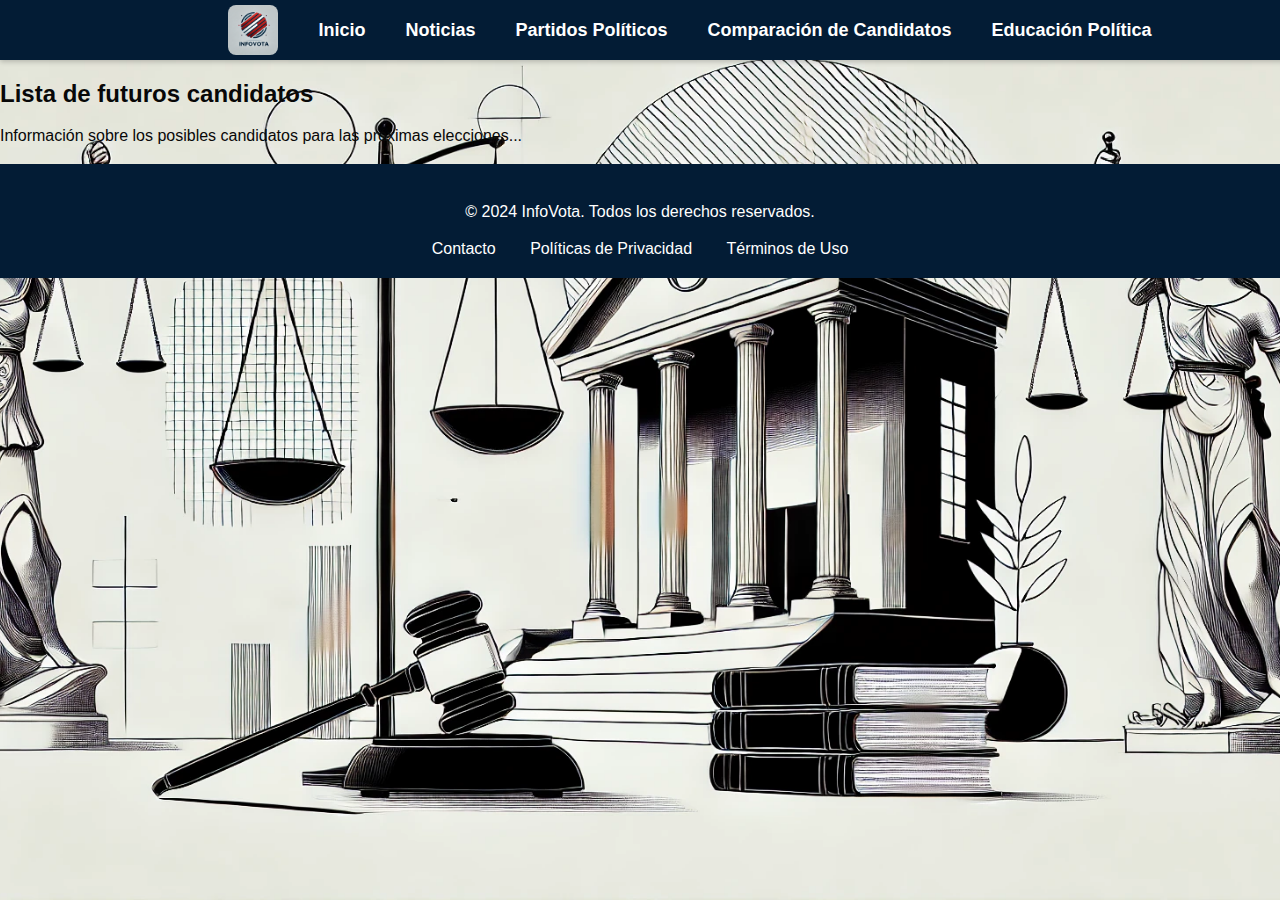
<file: futuros-presi.html>
<!DOCTYPE html>
<html lang="es">
<head>
    <meta charset="UTF-8">
    <meta name="viewport" content="width=device-width, initial-scale=1.0">
    <link rel="stylesheet" href="./styles.css">
    <title>InfoVota</title>
    <link rel="icon" href="./imagenes/Logo.webp" type="image/x-icon">
</head>
<body>
    <!-- Navbar -->
    <div class="navbar">
        <button class="menu-btn" onclick="toggleMenu()">&#9776;</button>
        <ul class="navbar-nav">
            <div class="navbar-logo">
                <img src="./imagenes/Logo.webp" alt="Logo InfoVota">
            </div>
            <li class="nav-item"><a href="index.html" class="nav-link">Inicio</a></li>
            <li class="nav-item"><a href="Noticias.html" class="nav-link">Noticias</a></li>
            <li class="nav-item"><a href="Partidos.html" class="nav-link">Partidos Políticos</a></li>
            <li class="nav-item"><a href="Comparacion.html" class="nav-link">Comparación de Candidatos</a></li>
            <li class="nav-item"><a href="Historia.html" class="nav-link">Educación Política</a></li>
        </ul>
    </div>

    <!-- Menú móvil -->
    <div id="mobile-menu" class="mobile-menu">
        <ul>
            <div class="navbar-logo">
                <img src="./imagenes/Logo.webp" alt="Logo InfoVota">
            </div>
            <li><a href="index.html" class="nav-link">Inicio</a></li>
            <li><a href="Noticias.html" class="nav-link">Noticias</a></li>
            <li><a href="Partidos.html" class="nav-link">Partidos Políticos</a></li>
            <li><a href="Comparacion.html" class="nav-link">Comparación de Candidatos</a></li>
            <li><a href="Historia.html" class="nav-link">Educación Política</a></li>
        </ul>
    </div>


    <section id="futuros-candidatos" class="articulo">
        <h2>Lista de futuros candidatos</h2>
        <p>Información sobre los posibles candidatos para las próximas elecciones...</p>
    </section>


    <!-- Footer -->
    <footer class="footer">
        <div class="footer-content">
            <p class="footer-text">© 2024 InfoVota. Todos los derechos reservados.</p>
            <div class="footer-links">
                <a href="#contacto">Contacto</a>
                <a href="#politicas">Políticas de Privacidad</a>
                <a href="#terminos">Términos de Uso</a>
            </div>
        </div>
    </footer>

    <!-- Scripts -->
     <script src="carrusel.js"></script>
     <script src="menu-movil.js"></script>
     <script>
        function toggleMenu() {
            const menu = document.getElementById("mobile-menu");
            menu.style.display = menu.style.display === "block" ? "none" : "block";
        }
    </script>
</body>
</html>
</file>
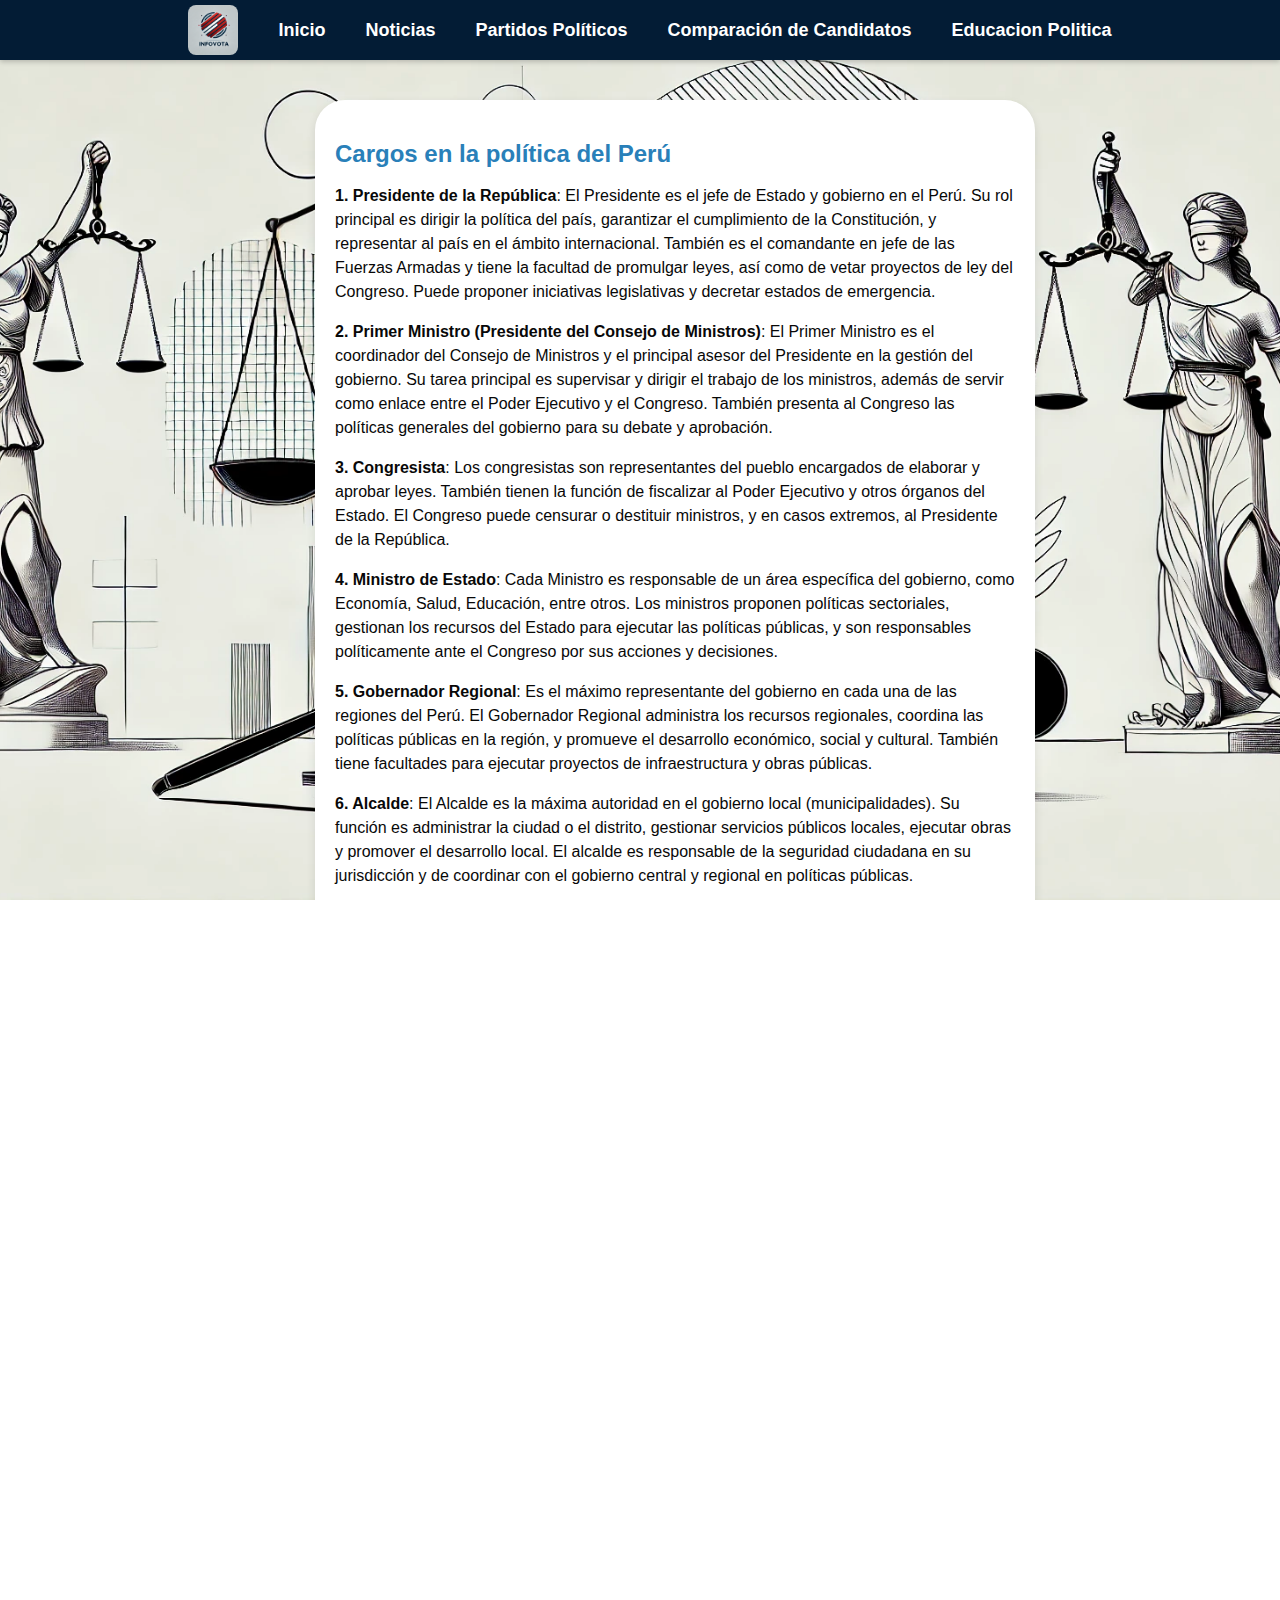
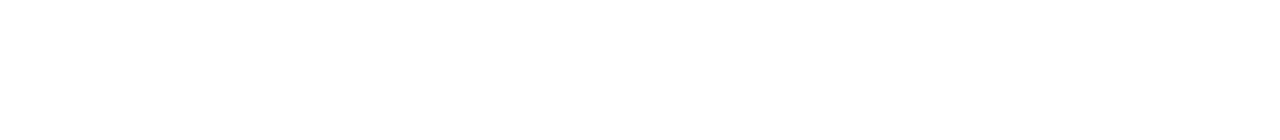
<file: Historia.html>
<!DOCTYPE html>
<html lang="es">
<head>
    <meta charset="UTF-8">
    <meta name="viewport" content="width=device-width, initial-scale=1.0">
    <link rel="stylesheet" href="styles.css">
    <link rel="icon" href="./imagenes/Logo.webp" type="image/x-icon">
    <title>InfoVota</title>
</head>
<body>

    <style>
        /* Estilos generales */
        .container {
            display: flex;
            justify-content: center; /* Centrar horizontalmente el contenido */
            align-items: center; /* Centrar verticalmente el contenido */
        }
    
        /* Estilos de la barra lateral */
        
    
        .menu-politica {
            list-style: none;
            padding: 0;
            margin: 0;
        }
    
        .menu-politica li {
            margin-bottom: 15px;
        }
    
        .menu-politica a {
            color: #ecf0f1;
            text-decoration: none;
            font-size: 18px;
        }
    
        .menu-politica a:hover {
            text-decoration: underline;
        }
    
        /* Estilos del contenido */
        .content {
            margin-left: 70px; /* Espacio para la barra lateral */
            padding: 20px;
            max-width: 800px;
            display: flex;
            flex-direction: column;
            align-items: center; /* Centrar horizontalmente el contenido */
        }
    
        .articulo {
            margin-bottom: 50px;
            text-align: center; /* Centrar el texto dentro de cada artículo */
        }
    
        h2 {
            color: #2980b9;
        }
    
        /* Añadir estilo resaltado cuando una sección está activa */
        .menu-politica a.active {
            background-color: #3498db;
            color: #fff;
            padding: 5px 10px;
            border-radius: 5px;
            text-decoration: none;
        }
    
        @import url(https://fonts.googleapis.com/css?family=Poppins:400,300,500);
    
        html {
            box-sizing: border-box;
        }
    
        *,
        *:before,
        *:after {
            box-sizing: inherit;
        }
    
        section.card {
            background: #000046;
            background: -webkit-linear-gradient(to right, #e01c1c, #460000);
            background: linear-gradient(to right, #e01c1c, #460000);
            border-radius: 24px 24px 24px 48px;
            padding: 48px 48px 48px 308px;
            margin: 84px 0;
            min-width: 640px;
            display: flex;
            flex-direction: row;
            align-self: center; /* Centrar el card */
            justify-content: center; /* Centrar el card */
            position: relative;
            box-shadow: 5px 0 0 0 rgba(204, 204, 204, 0.3), -5px 0 0 0 rgba(204, 204, 204, 0.3), 0 5px 0 0 rgba(204, 204, 204, 0.3);
        }
    
        section.card .text-content {
            display: flex;
            flex-direction: column;
            width: calc(60vw - 192px);
            align-items: center; /* Centrar el texto dentro del card */
            text-align: center; /* Centrar el texto */
        }
    
        section.card .text-content h3 {
            margin: 0;
            font-size: 1.5em;
            max-width: 20ch;
            color: #fff;
        }
    
        section.card .text-content p {
            margin: 25px 0 24px;
            color: #fff;
        }
    
        section.card .text-content a {
            border: 3px solid #f2f2f2;
            color: #ffffff;
            align-self: flex-start;
            text-decoration: none;
            padding: 16px 32px;
            border-radius: 12px;
            transition: 400ms all;
        }
    
        section.card .text-content a:hover {
            background: #051c5e;
            color: white;
        }
    
        section.card .visual {
            width: 240px;
            height: 100%;
            position: absolute;
            top: -24px;
            left: 24px;
            overflow: hidden;
            border-radius: 24px;
        }
    
        section.card .visual img {
            height: 110%;
        }
    
        article {
            margin: auto;
            display: block;
            width: calc(60vw + 248px);
            max-width: calc(920px + 248px);
            min-width: calc(640px + 248px);
        }
    
        @media all and (max-width: 1100px) {
            body {
                padding: 96px 48px 24px;
            }
    
            article {
                width: 100%;
                min-width: 100%;
            }
    
            section.card {
                min-width: 100%;
            }
    
            section.card .text-content {
                width: 100%;
            }
        }
    
        @media all and (max-width: 720px) {
            body {
                padding: 48px 24px 0;
            }
    
            section.card {
                margin: 64px 0;
                padding: 88px 36px 36px;
                flex-direction: column;
                border-radius: 24px;
            }
    
            section.card .text-content h3 {
                max-width: calc(100% - 150px);
                font-size: 1em;
            }
    
            section.card .text-content p,
            section.card .text-content a {
                font-size: 0.8em;
            }
    
            section.card .visual {
                width: 150px;
                height: 150px;
                right: 16px;
                left: auto;
                border-radius: 50%;
            }
    
            section.card .visual img {
                width: 100%;
                height: auto;
            }
        }
    </style>
    

    <div class="navbar">
        <button class="menu-btn" onclick="toggleMenu()">&#9776;</button> <!-- Botón hamburguesa -->
        <ul class="navbar-nav">
            <div class="navbar-logo">
                <img src="./imagenes/Logo.webp" alt="Descripción de Imagen 1">
            </div>
            
            <li class="nav-item"><a href="index.html" class="nav-link">Inicio</a></li>
            <li class="nav-item"><a href="Noticias.html" class="nav-link">Noticias</a></li>
            <li class="nav-item"><a href="Partidos.html" class="nav-link">Partidos Políticos</a></li>
            <li class="nav-item"><a href="Comparacion.html" class="nav-link">Comparación de Candidatos</a></li>
            <li class="nav-item"><a href="Historia.html" class="nav-link">Educacion Politica</a></li>
        </ul>
      </div>
    
    <div id="mobile-menu" class="mobile-menu">
        <ul>
            <div class="navbar-logo">
                <img src="./imagenes/Logo.webp" alt="Descripción de Imagen 1">
            </div>
            <li ><a href="index.html" class="nav-link">Inicio</a></li>
            <li ><a href="Noticias.html" class="nav-link">Noticias</a></li>
            <li ><a href="Partidos.html" class="nav-link">Partidos Políticos</a></li>
            <li ><a href="Comparacion.html" class="nav-link">Comparación de Candidatos</a></li>
            <li ><a href="Historia.html" class="nav-link">Educacion Politica</a></li>
          
        </ul>
    </div>
 
    <div class="container">
        <div class="content">
            <section id="cargos-politicos" class="articulo-1">
                <h2>Cargos en la política del Perú</h2>
                <div>
                    <p><strong>1. Presidente de la República</strong>: El Presidente es el jefe de Estado y gobierno en
                        el Perú. Su rol principal es dirigir la política del país, garantizar el cumplimiento de la
                        Constitución, y representar al país en el ámbito internacional. También es el comandante en jefe
                        de las Fuerzas Armadas y tiene la facultad de promulgar leyes, así como de vetar proyectos de
                        ley del Congreso. Puede proponer iniciativas legislativas y decretar estados de emergencia.</p>

                    <p><strong>2. Primer Ministro (Presidente del Consejo de Ministros)</strong>: El Primer Ministro es
                        el coordinador del Consejo de Ministros y el principal asesor del Presidente en la gestión del
                        gobierno. Su tarea principal es supervisar y dirigir el trabajo de los ministros, además de
                        servir como enlace entre el Poder Ejecutivo y el Congreso. También presenta al Congreso las
                        políticas generales del gobierno para su debate y aprobación.</p>

                    <p><strong>3. Congresista</strong>: Los congresistas son representantes del pueblo encargados de
                        elaborar y aprobar leyes. También tienen la función de fiscalizar al Poder Ejecutivo y otros
                        órganos del Estado. El Congreso puede censurar o destituir ministros, y en casos extremos, al
                        Presidente de la República.</p>

                    <p><strong>4. Ministro de Estado</strong>: Cada Ministro es responsable de un área específica del
                        gobierno, como Economía, Salud, Educación, entre otros. Los ministros proponen políticas
                        sectoriales, gestionan los recursos del Estado para ejecutar las políticas públicas, y son
                        responsables políticamente ante el Congreso por sus acciones y decisiones.</p>

                    <p><strong>5. Gobernador Regional</strong>: Es el máximo representante del gobierno en cada una de
                        las regiones del Perú. El Gobernador Regional administra los recursos regionales, coordina las
                        políticas públicas en la región, y promueve el desarrollo económico, social y cultural. También
                        tiene facultades para ejecutar proyectos de infraestructura y obras públicas.</p>

                    <p><strong>6. Alcalde</strong>: El Alcalde es la máxima autoridad en el gobierno local
                        (municipalidades). Su función es administrar la ciudad o el distrito, gestionar servicios
                        públicos locales, ejecutar obras y promover el desarrollo local. El alcalde es responsable de la
                        seguridad ciudadana en su jurisdicción y de coordinar con el gobierno central y regional en
                        políticas públicas.</p>

                    <p><strong>7. Jueces y Fiscales</strong>: Los jueces, en el Poder Judicial, tienen la función de
                        impartir justicia de acuerdo a las leyes y la Constitución. Son responsables de resolver
                        conflictos en diversas áreas, como civil, penal, y constitucional. Los fiscales, en el
                        Ministerio Público, se encargan de la persecución de delitos, la investigación criminal, y la
                        representación del Estado en procesos judiciales.</p>

                    <p><strong>8. Defensor del Pueblo</strong>: El Defensor del Pueblo es una autoridad encargada de
                        defender los derechos constitucionales de las personas y supervisar la correcta actuación de la
                        administración pública. No tiene poder para dictar sanciones, pero puede emitir recomendaciones,
                        denuncias y presentar informes al Congreso.</p>

                    <p><strong>9. Contralor General de la República</strong>: El Contralor es responsable de supervisar
                        el manejo de los fondos públicos y garantizar que los recursos del Estado sean utilizados de
                        manera eficiente y transparente. Tiene la facultad de auditar las instituciones públicas y
                        emitir informes sobre posibles irregularidades.</p>

                    <p><strong>10. Presidente del Congreso</strong>: El Presidente del Congreso es el encargado de
                        dirigir las sesiones plenarias y coordinar los trabajos legislativos. Representa al Congreso en
                        sus relaciones con el Ejecutivo y otras instituciones, y tiene la potestad de decidir el orden
                        de los debates y la agenda parlamentaria.</p>

                    <p><strong>11. Magistrados del Tribunal Constitucional</strong>: El Tribunal Constitucional es la
                        máxima instancia de interpretación de la Constitución en el Perú. Los magistrados son
                        responsables de velar por el cumplimiento de la Constitución y resolver conflictos entre los
                        poderes del Estado o entre ciudadanos y el Estado en temas constitucionales.</p>
                </div>
            </section>

            <div class="button-container">
                <button class="btn-navegacion">
                    <a class="btnlink" href="Lista-presidente.html">Listado de Presidentes</a>
                </button>
                <button class="btn-navegacion">
                    <a class="btnlink" href="futuros-presi.html">Próximos Candidatos</a>
                </button>
                <button class="btn-navegacion">
                    <a class="btnlink" href="Acontecimientos.html">Acontecimientos Recientes</a>
                </button>
            </div>            

        </div>
    </div>

 <footer class="footer">
        <div class="footer-content">
            <p>© 2024 InfoVota. Todos los derechos reservados.</p>
            <div class="footer-links">
                <a href="#contacto">Contacto</a>
                <a href="#politicas">Políticas de Privacidad</a>
                <a href="#terminos">Términos de Uso</a>
            </div>
        </div>
    </footer>

    <script src="menu-movil.js"></script>

    <script>
        function toggleMenu() {
          var menu = document.getElementById("mobile-menu");
          if (menu.style.display === "block") {
            menu.style.display = "none";
          } else {
            menu.style.display = "block";
          }
        }
    </script>
</body>
</html>
</file>
<file: styles.css>
html, body {
    margin: 0; /* Elimina márgenes por defecto */
    padding: 0; /* Elimina padding por defecto */
    height: 100%; /* Asegura que tanto el html como el body ocupen el 100% de la altura de la ventana */
    width: 100%; /* Asegura que tanto el html como el body ocupen el 100% del ancho de la ventana */
    overflow-x: hidden; /* Evita scroll horizontal */
}

body {
    display: flex; /* Usa flexbox para la distribución */
    flex-direction: column; /* Apila los elementos en columna */
    font-family: Arial, sans-serif; /* Fuente general */
    background-image: url('./imagenes/fondo.png'); /* Ruta de la imagen de fondo */
    background-size: cover; /* Asegura que la imagen cubra todo el fondo */
    background-position: center center; /* Centra la imagen */
    background-repeat: no-repeat; /* Evita que la imagen se repita */
    background-attachment: fixed; /* Asegura que el fondo quede fijo al hacer scroll */
}
main {
    flex: 1; /* Permite que el main ocupe todo el espacio restante */
    padding: 10px;
    background-color: transparent; /* Asegúrate de que el fondo sea transparente */
}

.footer {
    flex: 0 0 auto; /* Esto asegura que el footer ocupe el espacio necesario */
    background-color: #031c35;
    color: #ffffff;
    padding: 20px;
    text-align: center;
}

.title {
    text-align: center;
    font-size: 40px;
    color: #080808;
    animation: fadeIn 2s;
    margin: 20px 0;
}

@keyframes fadeIn {
    from {
        opacity: 0;
        transform: translateY(-20px);
    }
    to {
        opacity: 1;
        transform: translateY(0);
    }
}

.navbar {
    background-color: #031c35; /* Fondo gris azulado claro */
    padding: 5px 40px; /* Espaciado superior/inferior de 5px y lateral de 40px */
    position: relative;
    margin: 0 auto; /* Centra el navbar horizontalmente */
    width: 100%; /* Ajusta el ancho al contenido */
    box-shadow: 0 2px 5px rgba(0, 0, 0, 0.2); /* Sombra */
    display: flex; /* Flexbox para centrar contenido */
    justify-content: center; /* Centra los elementos horizontalmente */
    align-items: center;
    height: auto; /* Centra los elementos verticalmente */
}

.navbar-nav {
    list-style: none;
    display: flex;
    justify-content: center;
    align-items: center; /* Alinea verticalmente los links */
    margin: 0;
    padding: 10;
}

.nav-item {
    margin: 0 20px; /* Espacio entre cada enlace */
}

.nav-link {
    text-decoration: none;
    color: #ffffff;
    font-weight: bold;
    font-size: 18px;
}

.nav-link:hover {
    color: #db0f0f; /* Color del texto al hacer hover */
}

.footer-content {
    margin: 0;
}

.footer-links {
    margin-top: 10px;
}

.footer-links a {
    text-decoration: none;
    color: #ffffff;
    margin: 0 15px;
}

.footer-links a:hover {
    text-decoration: underline;
    color: #ea220c;
}

main {
    padding: 10px;
    background-color: transparent;
}

/* Espaciado entre secciones */
.info-container {
    display: flex;
    justify-content: space-between;
    margin: 20px auto;
    max-width: 800px;
}

.info-section {
    flex: 1;
    margin: 0 10px;
    background-color: white;
    border-radius: 8px;
    padding: 15px;
    box-shadow: 0 2px 5px rgba(0, 0, 0, 0.1);
}

.card {
    background-color: none;
    border-radius: 8px;
    padding: 15px;
}

h2 {
    color: #080808;
    font-size: 1.5rem;
    margin-bottom: 10px;
}

p {
    font-size: 1rem;
    line-height: 1.5;
    color: #080808;
}

/* Estilos para la cuadrícula */
.grid {
    display: grid;
    grid-template-columns: repeat(auto-fill, minmax(200px, 1fr));
    gap: 20px; /* Espacio entre las imágenes */
    justify-items: center; /* Alinea las imágenes horizontalmente al centro */
    align-items: center; /* Alinea las imágenes verticalmente al centro */
}

.grid-item {
    background-color: none;
    padding: 10px;
    border-radius: 5px;
    text-align: center;
}

.grid-item img {
    width: 300px; /* Establece la anchura deseada */
    height: 300px; /* Establece la altura deseada */
    object-fit: cover;
    border-radius: 40px;
}

#galeria {
    display: flex;
    justify-content: center;
    margin: 20px auto;
    max-width: 800px;
}

@media (max-width: 768px) {
    .grid-item img {
        width: 80%; /* Ajusta el ancho a 80% del contenedor en pantallas pequeñas */
        height: auto; /* Mantiene la relación de aspecto */
    }
}

/* Botón hamburguesa */
.mobile-menu {
    display: none;
}

.menu-btn {
    font-size: 30px;
    color: #ffffff;
    background: none;
    border: none;
    cursor: pointer;
    display: none;
}

@media (max-width: 768px) {
    .navbar-nav {
        display: none;
    }

    .menu-btn {
        display: block;
    }

    .mobile-menu {
        display: none;
        background-color: rgba(0, 0, 0, 0.8);
        padding: 10px;
        position: absolute;
        left: 0;
        top: 50px;
        width: 200px;
        border-radius: 5px;
        box-shadow: 0 2px 10px rgba(0, 0, 0, 0.5);
        z-index: 1000;
    }

    .mobile-menu ul {
        list-style: none;
        padding: 0;
        margin: 0;
    }

    .mobile-menu li {
        margin: 10px 0;
    }

    .mobile-menu .nav-link {
        color: #ffffff;
        font-size: 20px;
        display: block;
        padding: 10px;
        text-decoration: none;
    }

    .mobile-menu .nav-link:hover {
        color: #080808;
        background-color: rgba(255, 255, 255, 0.2);
    }
}

.grid-item {
    position: relative;
    background-color: white;
    border-radius: 9%;
    transition: transform 0.3s ease;
    z-index: 1;
}

.texto-extra{
    font-family: 'Segoe UI', Tahoma, Geneva, Verdana, sans-serifs;
    color: #000000;
}

.info-text {
    font-family: 'Segoe UI', Tahoma, Geneva, Verdana, sans-serifs;
    display: none;
    opacity: 0;
    position: absolute;
    top: 0;
    left: 0;
    background-color: rgba(0, 0, 0, 0.8);
    padding: 10px;
    border-radius: 5px;
    box-shadow: 0 4px 8px rgba(0, 0, 0, 0.2);
    width: 100%;
    color: #ffffff;
    backdrop-filter: blur(5px);
    z-index: 2;
}

.grid-item:hover {
    transform: scale(1.05);
}

.grid-item:hover .info-text {
    display: block;
    opacity: 1;
    transition: opacity 0.3s;
}

.navbar-logo {
    display: flex;
    align-items: center;
    margin-right: 20px;
}

.navbar-logo img {
    width: 50px;
    height: auto;
    max-height: 60px;
    border-radius: 8px;
    object-fit: contain;
}


/* Carrusel */
.carousel {
    position: relative;
    max-width: 900px; /* Limitar ancho */
    max-height: 400px; /* Limitar altura */
    margin: 20px auto; /* Centrar el carrusel */
    overflow: hidden; /* Esconde el contenido fuera del contenedor */
    border-radius: 10px; /* Esquinas redondeadas */
    box-shadow: 0 4px 10px rgba(0, 0, 0, 0.2); /* Sombra */
}

.carousel-container {
    display: flex;
    transition: transform 0.5s ease-in-out;
}

.carousel-item {
    min-width: 100%;
    height: 400px; /* Ajustar a la altura máxima del carrusel */
    position: relative;
    text-align: center;
    overflow: hidden; /* Esconde contenido adicional de las imágenes */
}

.carousel-item img {
    width: 100%; /* La imagen ocupa todo el ancho del carrusel */
    height: 100%; /* La imagen ocupa toda la altura del carrusel */
    object-fit: cover; /* Recorta la imagen si es necesario para llenar el espacio */
}

.carousel-caption {
    position: absolute;
    bottom: 20px;
    left: 50%;
    transform: translateX(-50%);
    background: rgba(0, 0, 0, 0.7);
    color: #fff;
    padding: 10px 20px;
    border-radius: 5px;
}

/* Botones de navegación */
.carousel-btn {
    position: absolute;
    top: 50%;
    transform: translateY(-50%);
    background: rgba(0, 0, 0, 0.5);
    color: #fff;
    border: none;
    padding: 10px 20px;
    cursor: pointer;
    border-radius: 50%;
    font-size: 24px;
    z-index: 10;
}

.carousel-btn:hover {
    background: rgba(0, 0, 0, 0.8);
}

.carousel-btn.prev {
    left: 10px;
}

.carousel-btn.next {
    right: 10px;
}

/* Indicadores */
.carousel-indicators {
    text-align: center;
    margin-top: 10px;
}

.indicator {
    display: inline-block;
    width: 12px;
    height: 12px;
    margin: 0 5px;
    background: #d3d3d3;
    border-radius: 50%;
    cursor: pointer;
    transition: background 0.3s ease;
}

.indicator.active {
    background: #f0a500;
}

.footer-text{
    color: white;
}

.read-more {
    background-color: white; /* Fondo blanco por defecto */
    color: #db0f0f; /* Texto rojo por defecto */
    box-shadow: 0 4px 10px rgba(0, 0, 0, 0.2);
    padding: 10px 20px; /* Espaciado interno para que parezca un botón */
    margin-top: 5px; /* Separación superior */
    font-size: 16px; /* Tamaño del texto */
    font-weight: bold; /* Texto en negrita */
    text-align: center; /* Centrar el texto */
    cursor: pointer; /* Mostrar el cursor de mano */
    border: none; /* Elimina el borde azul en algunos navegadores */
    border-radius: 5px; /* Esquinas redondeadas */
    transition: all 0.3s ease; /* Transición suave para el hover */
    outline: none; /* Elimina el contorno azul al hacer clic */
}

.read-more:hover {
    background-color: #db0f0f; /* Fondo rojo al hacer hover */
    color: white; /* Texto blanco al hacer hover */
    box-shadow: 0 6px 12px rgba(0, 0, 0, 0.3); /* Aumenta la sombra al hacer hover */
    text-decoration: none; /* Asegura que no haya subrayado */
}

@media (max-width: 1024px) {
    /* Ajustar Navbar */
    .navbar {
        padding: 5px 20px;
    }

    .nav-item {
        margin: 0 10px;
    }

    .nav-link {
        font-size: 16px;
    }

    /* Ajustar Carrusel */
    .carousel {
        max-width: 100%; /* Ocupa el ancho total */
        max-height: 300px; /* Reduce la altura */
    }

    .carousel-item {
        height: 300px;
    }

    /* Ajustar Secciones */
    .info-container {
        flex-direction: column; /* Cambiar a diseño en columna */
        align-items: center;
    }

    .info-section {
        width: 100%;
        margin-bottom: 20px; /* Espaciado entre secciones */
        text-align: center; /* Centrar texto */
    }

    /* Ajustar Cuadrícula */
    .grid {
        grid-template-columns: 1fr; /* Una sola columna */
        gap: 10px; /* Reducir el espacio entre elementos */
    }

    .grid-item img {
        width: 90%; /* Reducir el ancho de las imágenes */
        height: auto; /* Mantener proporción */
    }
}

@media (max-width: 768px) {
    /* Ajustar Navbar para móviles */
    .navbar {
        justify-content: space-between; /* Espacio entre logo y menú */
    }

    .navbar-logo img {
        width: 40px; /* Reducir tamaño del logo */
    }

    .menu-btn {
        display: block; /* Mostrar botón del menú móvil */
    }

    .navbar-nav {
        display: none; /* Ocultar el menú principal */
    }

    /* Ajustar Menú Móvil */
    .mobile-menu {
        width: 100%; /* Ocupa todo el ancho */
        height: 100vh; /* Ocupa toda la altura */
        padding: 20px;
    }

    .mobile-menu .nav-link {
        font-size: 18px; /* Ajustar tamaño del texto */
        text-align: center;
    }

    /* Ajustar Carrusel */
    .carousel {
        max-height: 200px; /* Reducir altura */
    }

    .carousel-item {
        height: 200px;
    }

    /* Ajustar Secciones */
    .info-container {
        padding: 0 10px;
    }

    .info-section {
        text-align: center;
        padding: 10px;
    }

    /* Ajustar Cuadrícula */
    .grid-item img {
        width: 100%;
    }
}

@media (max-width: 480px) {
    /* Ajustar Navbar */
    .navbar {
        flex-direction: column; /* Cambiar a diseño en columna */
        align-items: center;
    }

    .menu-btn {
        margin-bottom: 10px; /* Espaciado del botón */
    }

    /* Ajustar Carrusel */
    .carousel {
        max-height: 150px; /* Reducir altura */
    }

    .carousel-item {
        height: 150px;
    }

    /* Ajustar Botones */
    .read-more {
        font-size: 14px; /* Reducir tamaño del texto */
        padding: 8px 16px; /* Reducir padding */
    }

    /* Ajustar Footer */
    .footer {
        font-size: 12px; /* Reducir tamaño de fuente */
    }

    .footer-links a {
        font-size: 12px;
        margin: 0 5px;
    }
}

.articulo-1 {
    background-color: #ffffff;
    border-radius: 30px;
    text-decoration: none;
    padding: 20px; /* Aumenta el espacio interno */
    margin: 20px; /* Aumenta el espacio externo */
    box-shadow: 0 4px 10px rgba(0, 0, 0, 0.1); /* (Opcional) Añade una sombra para resaltar */
}

.articulo-2 {
    background-color: #ffffff;
    text-align: center;
    border-radius: 30px;
    padding: 20px; /* Aumenta el espacio interno */
    margin: 20px; /* Aumenta el espacio externo */
    box-shadow: 0 4px 10px rgba(0, 0, 0, 0.1); /* (Opcional) Añade una sombra para resaltar */
}

.button-container {
    display: flex;
    justify-content: center;
    gap: 15px; /* Espacio entre botones */
    margin: 20px 0; /* Espaciado arriba y abajo */
}

.btn-navegacion {
    background-color: #2980b9; /* Fondo azul */
    color: #fff; /* Texto blanco */
    border: none; /* Sin borde */
    border-radius: 5px; /* Bordes redondeados */
    padding: 10px 20px; /* Espaciado interno */
    font-size: 16px; /* Tamaño de texto */
    font-weight: bold; /* Texto en negrita */
    text-align: center; /* Centrar texto */
    cursor: pointer; /* Cursor de mano */
    transition: background-color 0.3s ease; /* Transición suave */
    display: inline-block; /* Comportamiento de botón */
}

.btn-navegacion:hover {
    background-color: #1a5781; /* Fondo más oscuro al pasar el ratón */
}

.btnlink {
    text-decoration: none; /* Sin subrayado */
    color: inherit; /* Hereda el color del botón */
    display: block; /* Asegura que ocupe todo el botón */
}
</file>
